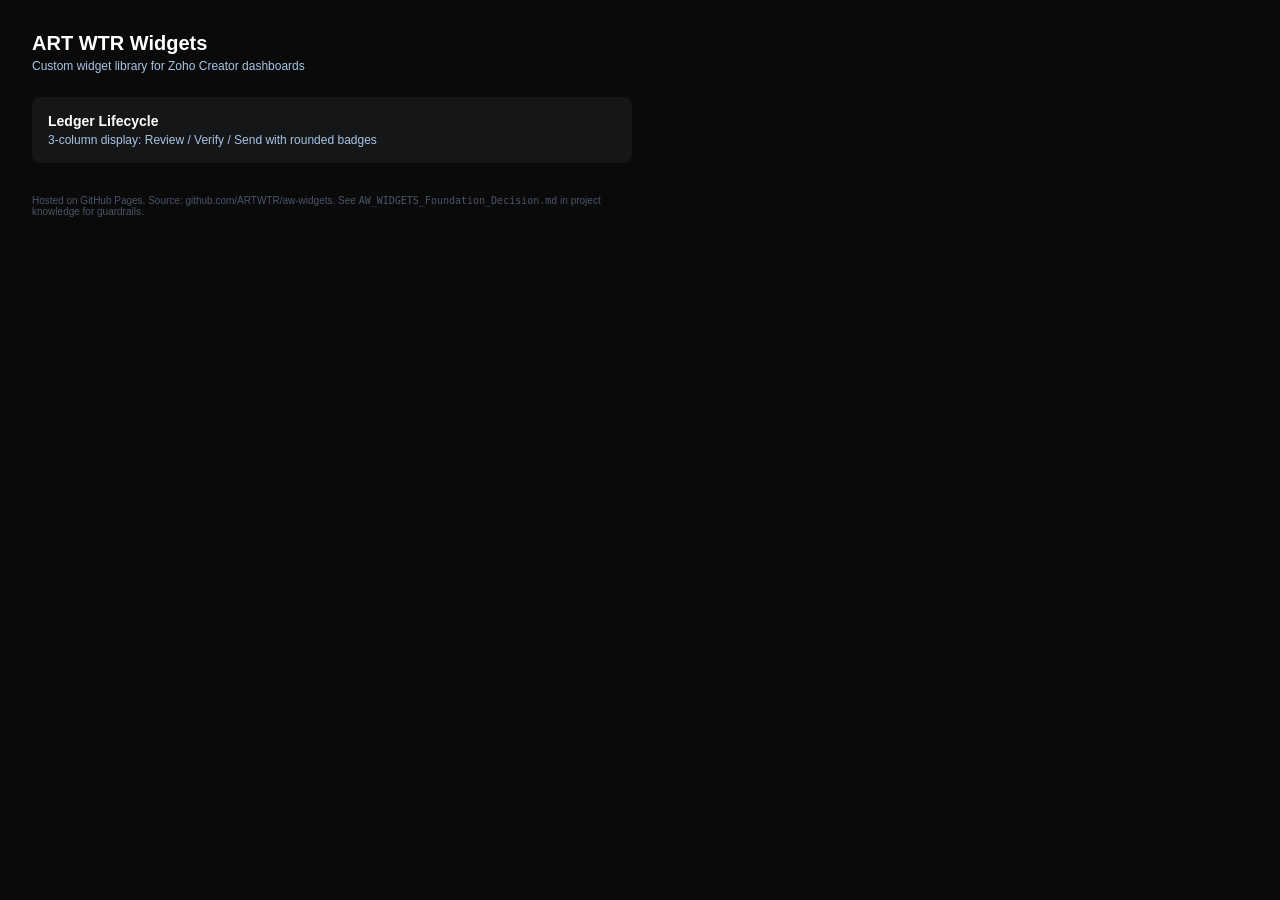
<file: index.html>
<!DOCTYPE html>
<html lang="en">
<head>
  <meta charset="UTF-8">
  <meta name="viewport" content="width=device-width, initial-scale=1.0">
  <title>ART WTR Widgets</title>
  <style>
    * { margin: 0; padding: 0; box-sizing: border-box; }
    body {
      font-family: -apple-system, BlinkMacSystemFont, "Segoe UI", Roboto, sans-serif;
      background: #0a0a0b;
      color: #FFFFFF;
      padding: 32px;
      min-height: 100vh;
    }
    h1 { font-size: 20px; margin-bottom: 4px; }
    .subtitle { font-size: 12px; color: #A8C5E5; margin-bottom: 24px; }
    .widget-list {
      display: flex;
      flex-direction: column;
      gap: 12px;
      max-width: 600px;
    }
    .widget-card {
      background: #141618;
      border-radius: 8px;
      padding: 16px;
      text-decoration: none;
      color: inherit;
      transition: background 0.15s ease;
    }
    .widget-card:hover { background: #1c2024; }
    .widget-name { font-size: 14px; font-weight: 600; margin-bottom: 4px; }
    .widget-desc { font-size: 12px; color: #A8C5E5; }
    .footer {
      margin-top: 32px;
      font-size: 10px;
      color: #4a5566;
      max-width: 600px;
    }
  </style>
</head>
<body>
  <h1>ART WTR Widgets</h1>
  <div class="subtitle">Custom widget library for Zoho Creator dashboards</div>

  <div class="widget-list">
    <a class="widget-card" href="./ledger-lifecycle.html">
      <div class="widget-name">Ledger Lifecycle</div>
      <div class="widget-desc">3-column display: Review / Verify / Send with rounded badges</div>
    </a>
  </div>

  <div class="footer">
    Hosted on GitHub Pages. Source: github.com/ARTWTR/aw-widgets. See <code>AW_WIDGETS_Foundation_Decision.md</code> in project knowledge for guardrails.
  </div>
</body>
</html>
</file>
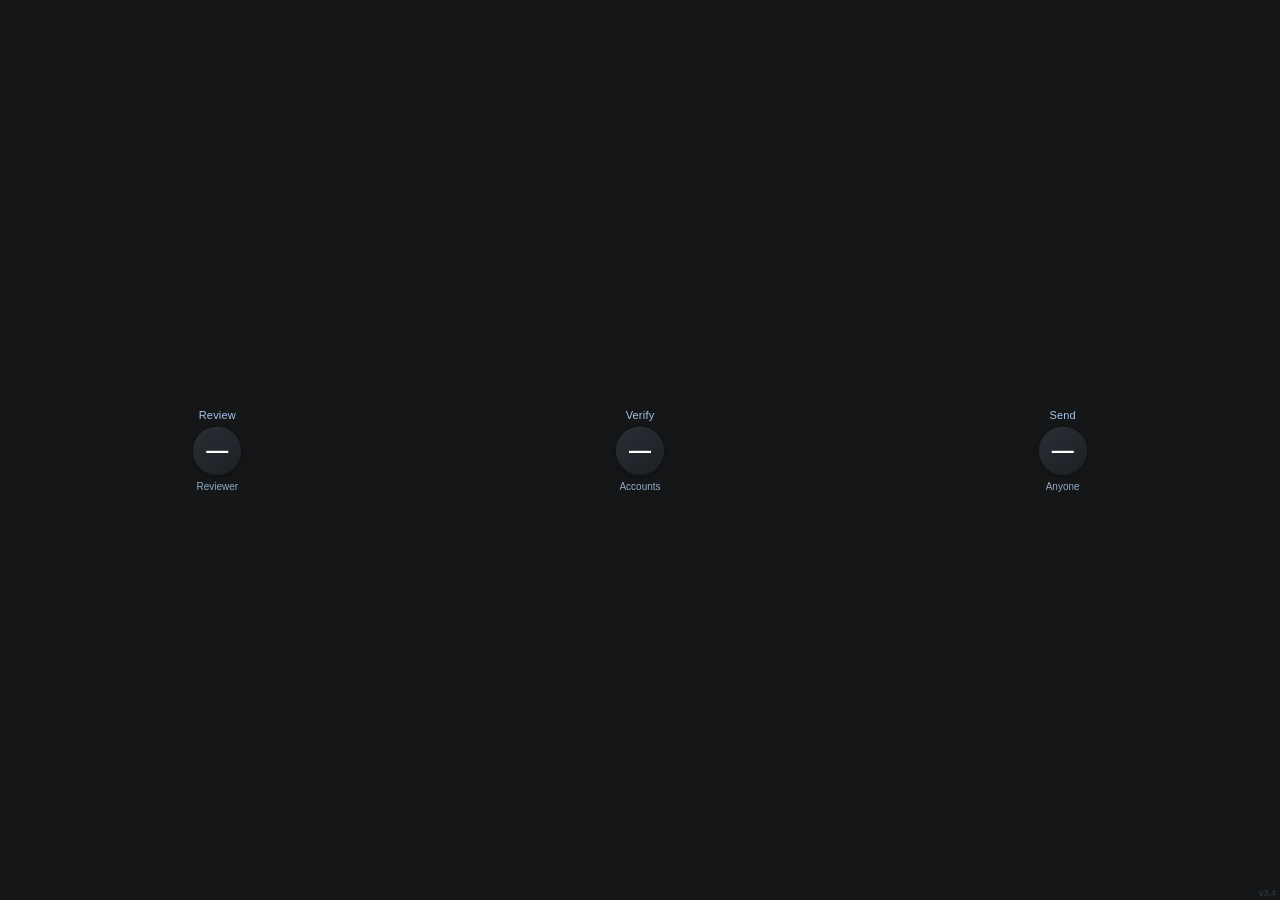
<file: ledger-lifecycle.html>
<!DOCTYPE html>
<html lang="en">
<head>
  <meta charset="UTF-8">
  <meta name="viewport" content="width=device-width, initial-scale=1.0">
  <title>Ledger Lifecycle</title>

  <link rel="stylesheet" href="./assets/design-tokens-v1.css">
  <link rel="stylesheet" href="./assets/components-v1.css">
  <script src="https://js.zohostatic.com/creator/widgets/version/2.0/widgetsdk-min.js"></script>
  <script src="./assets/base-widget-v1.js"></script>
</head>
<body>
  <div class="tile">
    <div class="grid-3">
      <div class="col" id="col-review" data-report="to_review">
        <div class="label">Review</div>
        <div class="badge" id="badge-review"><div class="number" id="count-review">—</div></div>
        <div class="sublabel">Reviewer</div>
      </div>

      <div class="col" id="col-verify" data-report="Ledgers_To_Approve">
        <div class="label">Verify</div>
        <div class="badge" id="badge-verify"><div class="number" id="count-verify">—</div></div>
        <div class="sublabel">Accounts</div>
      </div>

      <div class="col" id="col-send" data-report="Ledgers_To_Send">
        <div class="label">Send</div>
        <div class="badge" id="badge-send"><div class="number" id="count-send">—</div></div>
        <div class="sublabel">Anyone</div>
      </div>
    </div>
    <div class="version-marker">v3.4</div>
    <div class="debug-overlay"></div>
  </div>

  <script>
    (function() {
      'use strict';

      AWW.init({ appName: 'aw-operations' });

      var REPORTS = [
        { name: 'to_review', countId: 'count-review', badgeId: 'badge-review', colId: 'col-review' },
        { name: 'Ledgers_To_Approve', countId: 'count-verify', badgeId: 'badge-verify', colId: 'col-verify' },
        { name: 'Ledgers_To_Send', countId: 'count-send', badgeId: 'badge-send', colId: 'col-send' }
      ];

      function updateCount(report, count) {
        var el = document.getElementById(report.countId);
        var badge = document.getElementById(report.badgeId);
        if (el) el.textContent = (count === null ? '—' : count);
        if (badge) {
          if (count && parseInt(count, 10) > 0) {
            badge.classList.add('badge--has-items');
          } else {
            badge.classList.remove('badge--has-items');
          }
        }
      }

      function refreshAll() {
        var tasks = REPORTS.map(function(report) {
          return function() {
            return AWW.fetchCount(report.name).then(function(count) {
              updateCount(report, count);
            });
          };
        });
        return AWW.runSequential(tasks);
      }

      function navigateToReport(reportName) {
        AWW.debug('NAVIGATE: ' + reportName, 'success');
        AWW.navigateToReport(reportName);
      }

      function attachTapHandlers() {
        REPORTS.forEach(function(report) {
          var badge = document.getElementById(report.badgeId);
          if (!badge) {
            AWW.debug('Tap handler: badge not found ' + report.badgeId, 'error');
            return;
          }
          AWW.debug('Tap handler attached: ' + report.badgeId, 'info');

          // Scroll-detection: track finger movement between touchstart and touchend
          // If finger moved more than threshold pixels, treat as scroll, ignore tap
          var SCROLL_THRESHOLD = 10; // pixels
          var startX = 0;
          var startY = 0;
          var moved = false;

          badge.addEventListener('touchstart', function(e) {
            if (e.touches && e.touches[0]) {
              startX = e.touches[0].clientX;
              startY = e.touches[0].clientY;
              moved = false;
            }
          }, { passive: true });

          badge.addEventListener('touchmove', function(e) {
            if (e.touches && e.touches[0]) {
              var dx = Math.abs(e.touches[0].clientX - startX);
              var dy = Math.abs(e.touches[0].clientY - startY);
              if (dx > SCROLL_THRESHOLD || dy > SCROLL_THRESHOLD) {
                moved = true; // user is scrolling, not tapping
              }
            }
          }, { passive: true });

          // Use both pointerup AND click — covers all mobile browser quirks
          var fired = false;
          function onTap(e) {
            // Skip if this was a scroll, not a tap
            if (moved) {
              AWW.debug('Tap suppressed (scroll detected) on ' + report.badgeId, 'info');
              return;
            }
            if (fired) return;
            fired = true;
            setTimeout(function() { fired = false; }, 300);
            navigateToReport(report.name);
          }
          badge.addEventListener('pointerup', onTap);
          badge.addEventListener('click', onTap);
        });
      }

      function init() {
        attachTapHandlers();
        refreshAll();
        setInterval(refreshAll, 60000);
      }

      if (document.readyState === 'loading') {
        document.addEventListener('DOMContentLoaded', init);
      } else {
        init();
      }
    })();
  </script>
</body>
</html>
</file>
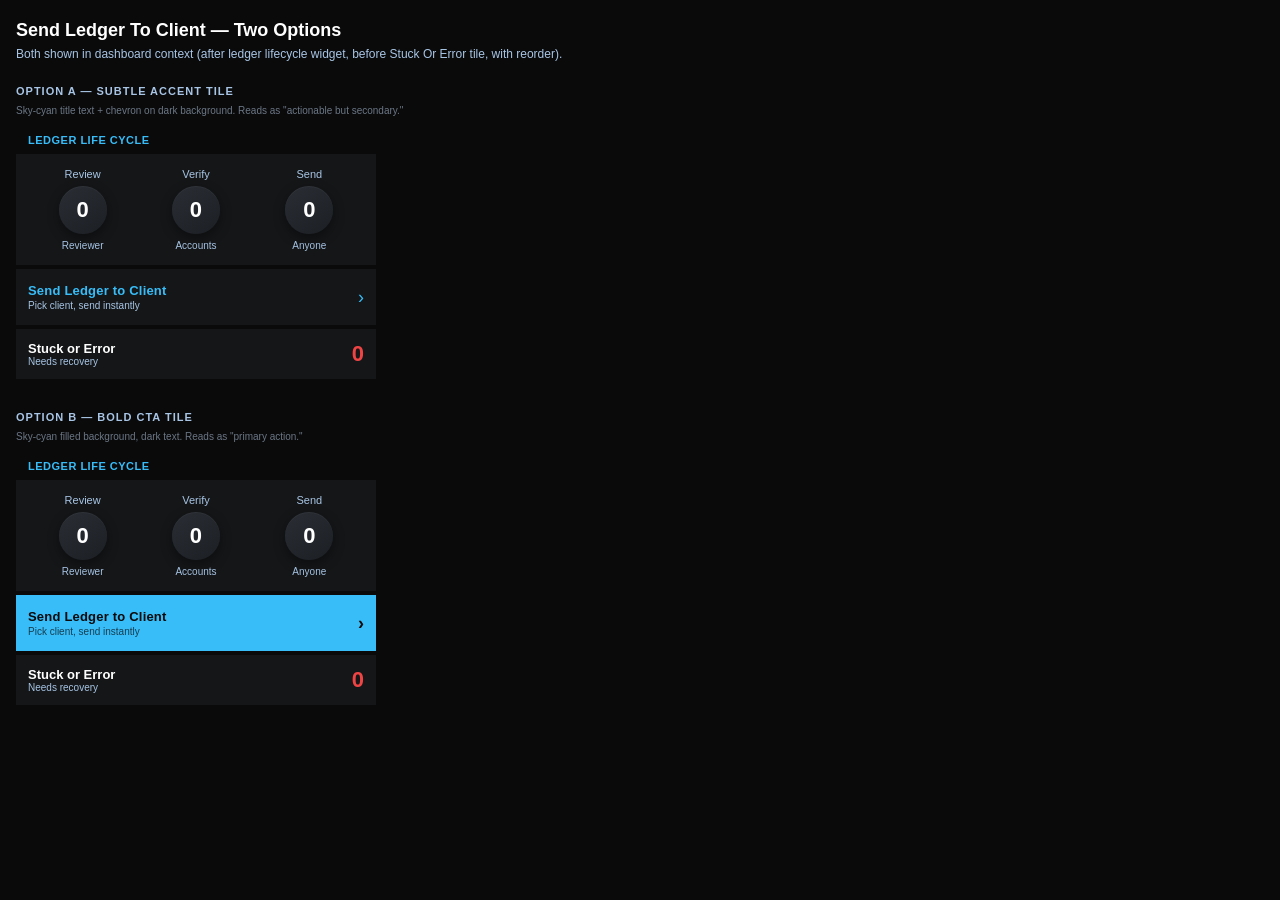
<file: send-ledger-mockup.html>
<!DOCTYPE html>
<html lang="en">
<head>
  <meta charset="UTF-8">
  <meta name="viewport" content="width=device-width, initial-scale=1.0">
  <title>Send Ledger Tile — Styling Options</title>
  <link rel="stylesheet" href="./assets/design-tokens-v1.css">
  <link rel="stylesheet" href="./assets/components-v1.css">
  <style>
    body {
      overflow: auto !important;
      padding: 20px 16px;
      background: var(--bg-base);
      min-height: 100vh;
    }
    .mockup-section {
      margin-bottom: 32px;
    }
    .mockup-title {
      font-size: 11px;
      color: var(--text-secondary);
      letter-spacing: 1px;
      text-transform: uppercase;
      margin-bottom: 8px;
      font-weight: 700;
    }
    .mockup-subtitle {
      font-size: 10px;
      color: var(--text-tertiary);
      margin-bottom: 12px;
    }
    .phone-frame {
      width: 360px;
      max-width: 100%;
      background: #0a0a0b;
    }

    /* ---- LEDGER LIFE CYCLE section header (matches your existing) ---- */
    .section-hdr-blue {
      background: #0a0a0b;
      padding: 6px 12px 4px;
      color: #38BDF8;
      font-weight: 700;
      font-size: 11px;
      letter-spacing: 0.5px;
    }

    /* ---- Ledger lifecycle widget proxy (just for context) ---- */
    .ll-proxy {
      background: #141618;
      padding: 14px 10px;
      display: flex;
      justify-content: space-around;
      margin-top: 4px;
    }
    .ll-col { text-align: center; }
    .ll-col .lbl { font-size: 11px; color: #A8C5E5; }
    .ll-col .badge {
      width: 48px; height: 48px; border-radius: 50%;
      background: linear-gradient(145deg, #2a2e34, #1c1f24);
      display: flex; align-items: center; justify-content: center;
      box-shadow: 0 1px 0 rgba(255,255,255,0.04) inset, 0 4px 12px rgba(0,0,0,0.4);
      margin: 6px auto;
    }
    .ll-col .num { font-size: 22px; font-weight: 700; color: #FFF; }
    .ll-col .sub { font-size: 10px; color: #A8C5E5; }

    /* ---- Stuck Or Error tile (restyled to match dashboard) ---- */
    .tile-stuck {
      background: #141618;
      padding: 12px;
      margin-top: 4px;
      display: flex;
      align-items: center;
    }
    .tile-stuck__left { flex: 0 0 75%; padding-right: 6px; }
    .tile-stuck__title { font-size: 13px; font-weight: 700; color: #FFFFFF; }
    .tile-stuck__sub { font-size: 10px; color: #A8C5E5; }
    .tile-stuck__count {
      flex: 1; text-align: right;
      font-size: 22px; font-weight: 700;
      color: #ef4444;
    }

    /* ============================================ */
    /* OPTION A: Subtle dark tile, sky-cyan accent */
    /* ============================================ */
    .send-A {
      background: #141618;
      padding: 14px 12px;
      margin-top: 4px;
      display: flex;
      align-items: center;
      justify-content: space-between;
      cursor: pointer;
    }
    .send-A__left { display: flex; align-items: center; gap: 10px; }
    .send-A__title {
      font-size: 13px;
      font-weight: 700;
      color: #38BDF8;
      letter-spacing: 0.2px;
    }
    .send-A__sub {
      font-size: 10px;
      color: #A8C5E5;
      margin-top: 2px;
    }
    .send-A__chevron {
      font-size: 18px;
      color: #38BDF8;
      font-weight: 400;
    }

    /* ============================================ */
    /* OPTION B: Bold sky-cyan filled CTA */
    /* ============================================ */
    .send-B {
      background: #38BDF8;
      padding: 14px 12px;
      margin-top: 4px;
      display: flex;
      align-items: center;
      justify-content: space-between;
      cursor: pointer;
    }
    .send-B__title {
      font-size: 13px;
      font-weight: 700;
      color: #0a0a0b;
      letter-spacing: 0.2px;
    }
    .send-B__sub {
      font-size: 10px;
      color: #0a0a0b;
      opacity: 0.7;
      margin-top: 2px;
    }
    .send-B__chevron {
      font-size: 18px;
      color: #0a0a0b;
      font-weight: 700;
    }

    .label-bar {
      font-size: 10px;
      color: var(--text-tertiary);
      margin-bottom: 6px;
      font-family: monospace;
    }
  </style>
</head>
<body>

  <h1 style="font-size: 18px; color: white; margin-bottom: 6px;">Send Ledger To Client — Two Options</h1>
  <p style="color: #A8C5E5; font-size: 12px; margin-bottom: 24px;">
    Both shown in dashboard context (after ledger lifecycle widget, before Stuck Or Error tile, with reorder).
  </p>

  <!-- OPTION A -->
  <div class="mockup-section">
    <div class="mockup-title">Option A — Subtle accent tile</div>
    <div class="mockup-subtitle">Sky-cyan title text + chevron on dark background. Reads as "actionable but secondary."</div>
    <div class="phone-frame">
      <div class="section-hdr-blue">LEDGER LIFE CYCLE</div>
      <div class="ll-proxy">
        <div class="ll-col"><div class="lbl">Review</div><div class="badge"><div class="num">0</div></div><div class="sub">Reviewer</div></div>
        <div class="ll-col"><div class="lbl">Verify</div><div class="badge"><div class="num">0</div></div><div class="sub">Accounts</div></div>
        <div class="ll-col"><div class="lbl">Send</div><div class="badge"><div class="num">0</div></div><div class="sub">Anyone</div></div>
      </div>
      <div class="send-A">
        <div class="send-A__left">
          <div>
            <div class="send-A__title">Send Ledger to Client</div>
            <div class="send-A__sub">Pick client, send instantly</div>
          </div>
        </div>
        <div class="send-A__chevron">›</div>
      </div>
      <div class="tile-stuck">
        <div class="tile-stuck__left">
          <div class="tile-stuck__title">Stuck or Error</div>
          <div class="tile-stuck__sub">Needs recovery</div>
        </div>
        <div class="tile-stuck__count">0</div>
      </div>
    </div>
  </div>

  <!-- OPTION B -->
  <div class="mockup-section">
    <div class="mockup-title">Option B — Bold CTA tile</div>
    <div class="mockup-subtitle">Sky-cyan filled background, dark text. Reads as "primary action."</div>
    <div class="phone-frame">
      <div class="section-hdr-blue">LEDGER LIFE CYCLE</div>
      <div class="ll-proxy">
        <div class="ll-col"><div class="lbl">Review</div><div class="badge"><div class="num">0</div></div><div class="sub">Reviewer</div></div>
        <div class="ll-col"><div class="lbl">Verify</div><div class="badge"><div class="num">0</div></div><div class="sub">Accounts</div></div>
        <div class="ll-col"><div class="lbl">Send</div><div class="badge"><div class="num">0</div></div><div class="sub">Anyone</div></div>
      </div>
      <div class="send-B">
        <div>
          <div class="send-B__title">Send Ledger to Client</div>
          <div class="send-B__sub">Pick client, send instantly</div>
        </div>
        <div class="send-B__chevron">›</div>
      </div>
      <div class="tile-stuck">
        <div class="tile-stuck__left">
          <div class="tile-stuck__title">Stuck or Error</div>
          <div class="tile-stuck__sub">Needs recovery</div>
        </div>
        <div class="tile-stuck__count">0</div>
      </div>
    </div>
  </div>

</body>
</html>
</file>
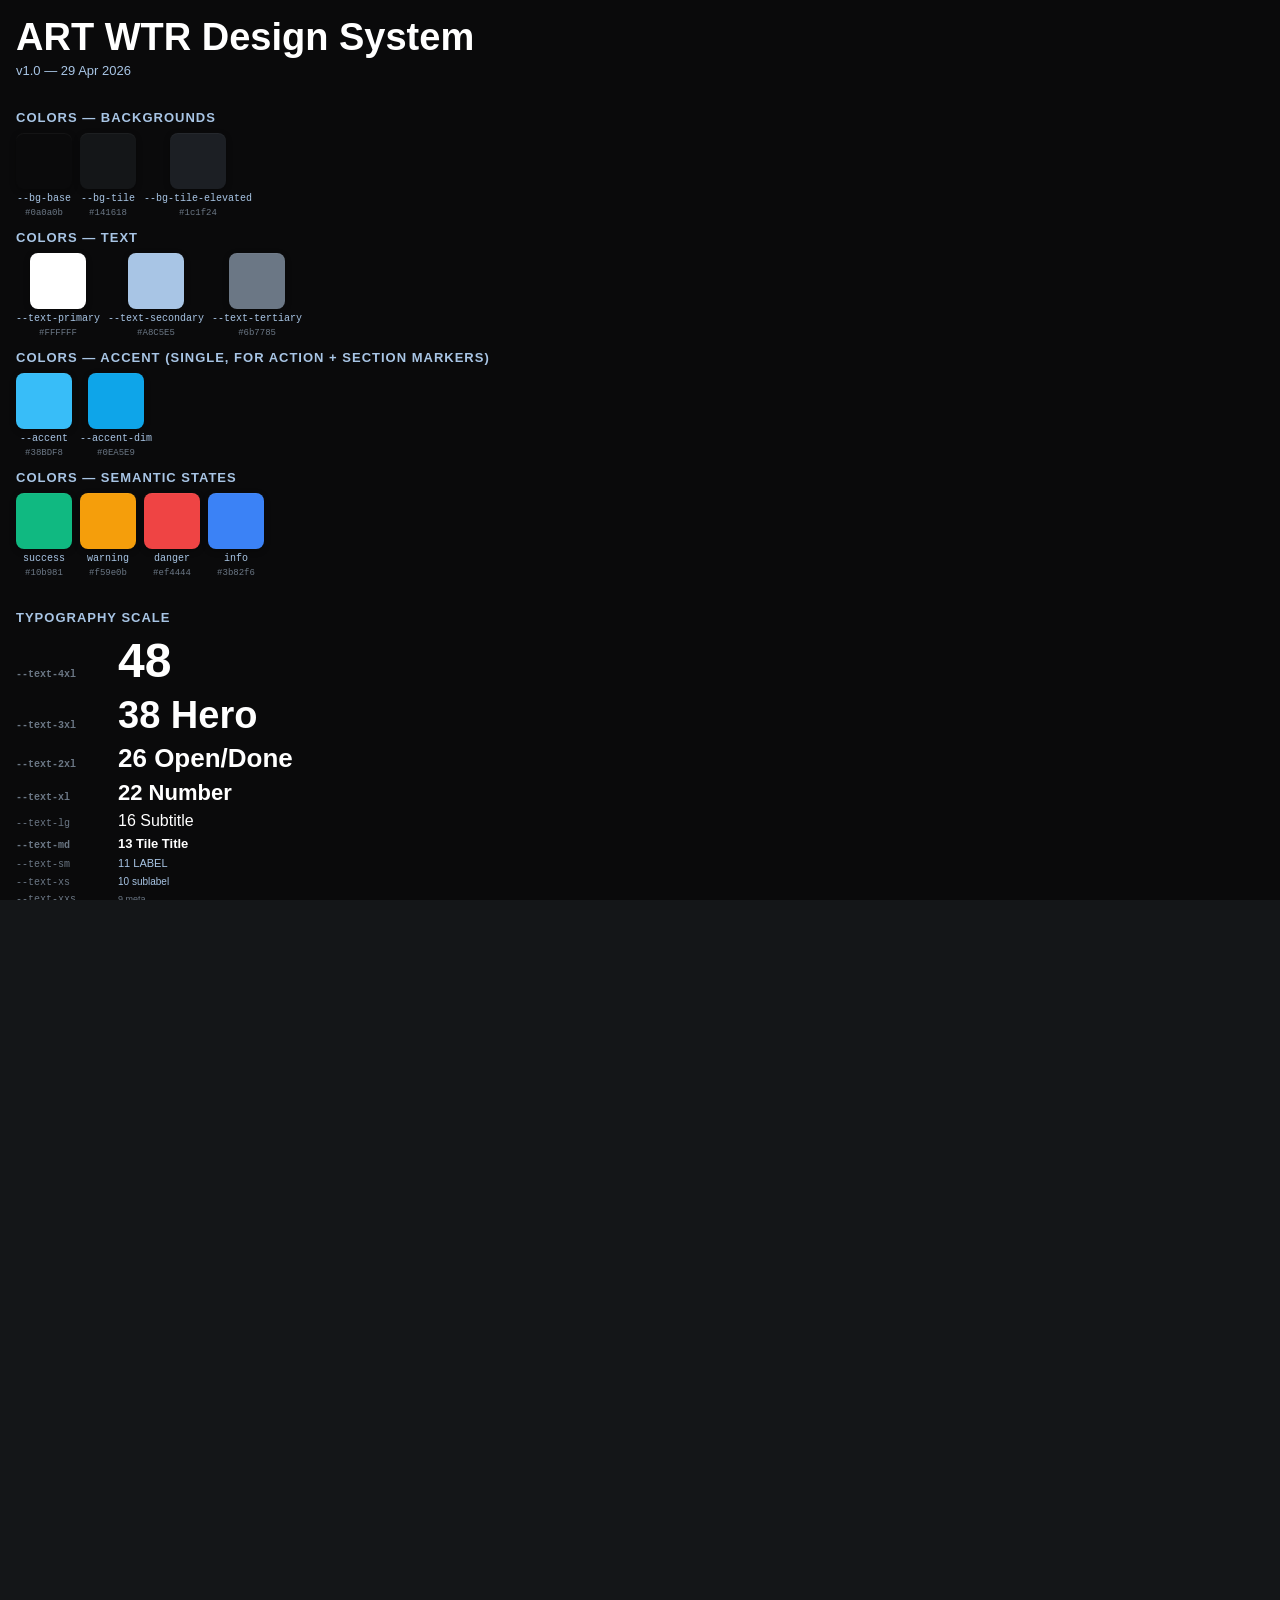
<file: showcase.html>
<!DOCTYPE html>
<html lang="en">
<head>
  <meta charset="UTF-8">
  <meta name="viewport" content="width=device-width, initial-scale=1.0">
  <title>ART WTR Design System Showcase</title>
  <link rel="stylesheet" href="./assets/design-tokens-v1.css">
  <link rel="stylesheet" href="./assets/components-v1.css">

  <style>
    /* Showcase-specific layout (not part of the design system) */
    body {
      overflow: auto !important;
      padding: var(--space-6);
      min-height: 100vh;
      background: var(--bg-base);
    }

    .showcase-section {
      margin-bottom: var(--space-8);
    }

    .showcase-section__title {
      font-size: var(--text-md);
      color: var(--text-secondary);
      letter-spacing: 1px;
      text-transform: uppercase;
      margin-bottom: var(--space-4);
      font-weight: var(--weight-bold);
    }

    .showcase-row {
      display: flex;
      gap: var(--space-4);
      flex-wrap: wrap;
      align-items: center;
      margin-bottom: var(--space-5);
    }

    .showcase-tile-wrap {
      width: 100%;
      max-width: 380px;
      border-radius: var(--radius-md);
      overflow: hidden;
    }

    .swatch {
      display: flex;
      flex-direction: column;
      align-items: center;
      gap: var(--space-2);
    }

    .swatch__chip {
      width: 56px;
      height: 56px;
      border-radius: var(--radius-md);
      box-shadow: var(--shadow-sm);
    }

    .swatch__label {
      font-size: var(--text-xs);
      color: var(--text-secondary);
      font-family: var(--font-mono);
    }

    .swatch__hex {
      font-size: var(--text-xxs);
      color: var(--text-tertiary);
      font-family: var(--font-mono);
    }

    .type-sample {
      color: var(--text-primary);
      margin-bottom: var(--space-3);
      display: flex;
      align-items: baseline;
      gap: var(--space-5);
    }

    .type-sample__token {
      font-family: var(--font-mono);
      font-size: var(--text-xs);
      color: var(--text-tertiary);
      width: 90px;
      flex-shrink: 0;
    }
  </style>
</head>
<body>

  <h1 style="font-size: var(--text-3xl); margin-bottom: var(--space-2);">ART WTR Design System</h1>
  <p style="color: var(--text-secondary); font-size: var(--text-md); margin-bottom: var(--space-8);">v1.0 — 29 Apr 2026</p>

  <!-- COLORS -->
  <section class="showcase-section">
    <h2 class="showcase-section__title">Colors — Backgrounds</h2>
    <div class="showcase-row">
      <div class="swatch"><div class="swatch__chip" style="background: var(--bg-base)"></div><span class="swatch__label">--bg-base</span><span class="swatch__hex">#0a0a0b</span></div>
      <div class="swatch"><div class="swatch__chip" style="background: var(--bg-tile)"></div><span class="swatch__label">--bg-tile</span><span class="swatch__hex">#141618</span></div>
      <div class="swatch"><div class="swatch__chip" style="background: var(--bg-tile-elevated)"></div><span class="swatch__label">--bg-tile-elevated</span><span class="swatch__hex">#1c1f24</span></div>
    </div>

    <h2 class="showcase-section__title">Colors — Text</h2>
    <div class="showcase-row">
      <div class="swatch"><div class="swatch__chip" style="background: var(--text-primary)"></div><span class="swatch__label">--text-primary</span><span class="swatch__hex">#FFFFFF</span></div>
      <div class="swatch"><div class="swatch__chip" style="background: var(--text-secondary)"></div><span class="swatch__label">--text-secondary</span><span class="swatch__hex">#A8C5E5</span></div>
      <div class="swatch"><div class="swatch__chip" style="background: var(--text-tertiary)"></div><span class="swatch__label">--text-tertiary</span><span class="swatch__hex">#6b7785</span></div>
    </div>

    <h2 class="showcase-section__title">Colors — Accent (single, for action + section markers)</h2>
    <div class="showcase-row">
      <div class="swatch"><div class="swatch__chip" style="background: var(--accent)"></div><span class="swatch__label">--accent</span><span class="swatch__hex">#38BDF8</span></div>
      <div class="swatch"><div class="swatch__chip" style="background: var(--accent-dim)"></div><span class="swatch__label">--accent-dim</span><span class="swatch__hex">#0EA5E9</span></div>
    </div>

    <h2 class="showcase-section__title">Colors — Semantic States</h2>
    <div class="showcase-row">
      <div class="swatch"><div class="swatch__chip" style="background: var(--state-success)"></div><span class="swatch__label">success</span><span class="swatch__hex">#10b981</span></div>
      <div class="swatch"><div class="swatch__chip" style="background: var(--state-warning)"></div><span class="swatch__label">warning</span><span class="swatch__hex">#f59e0b</span></div>
      <div class="swatch"><div class="swatch__chip" style="background: var(--state-danger)"></div><span class="swatch__label">danger</span><span class="swatch__hex">#ef4444</span></div>
      <div class="swatch"><div class="swatch__chip" style="background: var(--state-info)"></div><span class="swatch__label">info</span><span class="swatch__hex">#3b82f6</span></div>
    </div>
  </section>

  <!-- TYPOGRAPHY -->
  <section class="showcase-section">
    <h2 class="showcase-section__title">Typography Scale</h2>
    <div class="type-sample" style="font-size: var(--text-4xl); font-weight: 700;"><span class="type-sample__token">--text-4xl</span>48</div>
    <div class="type-sample" style="font-size: var(--text-3xl); font-weight: 700;"><span class="type-sample__token">--text-3xl</span>38 Hero</div>
    <div class="type-sample" style="font-size: var(--text-2xl); font-weight: 700;"><span class="type-sample__token">--text-2xl</span>26 Open/Done</div>
    <div class="type-sample" style="font-size: var(--text-xl); font-weight: 700;"><span class="type-sample__token">--text-xl</span>22 Number</div>
    <div class="type-sample" style="font-size: var(--text-lg);"><span class="type-sample__token">--text-lg</span>16 Subtitle</div>
    <div class="type-sample" style="font-size: var(--text-md); font-weight: 700;"><span class="type-sample__token">--text-md</span>13 Tile Title</div>
    <div class="type-sample" style="font-size: var(--text-sm); color: var(--text-secondary);"><span class="type-sample__token">--text-sm</span>11 LABEL</div>
    <div class="type-sample" style="font-size: var(--text-xs); color: var(--text-secondary);"><span class="type-sample__token">--text-xs</span>10 sublabel</div>
    <div class="type-sample" style="font-size: var(--text-xxs); color: var(--text-tertiary);"><span class="type-sample__token">--text-xxs</span>9 meta</div>
  </section>

  <!-- TILE: 3-column with badges (current ledger pattern) -->
  <section class="showcase-section">
    <h2 class="showcase-section__title">Component — 3-Column Ledger Tile</h2>
    <div class="showcase-tile-wrap">
      <div class="tile" style="min-height: auto; padding: var(--space-5) var(--space-4);">
        <div class="grid-3">
          <div class="col">
            <div class="label">Review</div>
            <div class="badge"><div class="number">5</div></div>
            <div class="sublabel">Reviewer</div>
          </div>
          <div class="col">
            <div class="label">Verify</div>
            <div class="badge"><div class="number">2</div></div>
            <div class="sublabel">Accounts</div>
          </div>
          <div class="col">
            <div class="label">Send</div>
            <div class="badge"><div class="number">1</div></div>
            <div class="sublabel">Anyone</div>
          </div>
        </div>
      </div>
    </div>
  </section>

  <!-- BADGE STATES -->
  <section class="showcase-section">
    <h2 class="showcase-section__title">Component — Badge States</h2>
    <div class="showcase-row">
      <div class="col">
        <div class="badge"><div class="number">0</div></div>
        <div class="sublabel">Default</div>
      </div>
      <div class="col">
        <div class="badge badge--has-items"><div class="number">3</div></div>
        <div class="sublabel">Has items (teal ring)</div>
      </div>
      <div class="col">
        <div class="badge badge--stale"><div class="number">5</div></div>
        <div class="sublabel">Stale &gt;24h (amber)</div>
      </div>
      <div class="col">
        <div class="badge badge--urgent"><div class="number">8</div></div>
        <div class="sublabel">Urgent (red)</div>
      </div>
    </div>
  </section>

  <!-- BUTTONS -->
  <section class="showcase-section">
    <h2 class="showcase-section__title">Component — Buttons</h2>
    <div class="showcase-row">
      <button class="btn btn--primary">Send Now</button>
      <button class="btn btn--secondary">Cancel</button>
      <button class="btn btn--danger">Delete</button>
      <button class="btn btn--ghost">Skip</button>
    </div>
  </section>

  <!-- INPUT -->
  <section class="showcase-section">
    <h2 class="showcase-section__title">Component — Input</h2>
    <div class="showcase-tile-wrap">
      <input class="input" placeholder="Enter vehicle number..." />
    </div>
  </section>

  <!-- LIST ITEM -->
  <section class="showcase-section">
    <h2 class="showcase-section__title">Component — List Item (used inside drawer)</h2>
    <div class="showcase-tile-wrap" style="background: var(--bg-tile-elevated); padding: var(--space-4); border-radius: var(--radius-md);">
      <div class="list-item">
        <div class="list-item__title">ABC Restaurant</div>
        <div class="list-item__meta">2h ago</div>
        <div class="list-item__chevron">›</div>
      </div>
      <div class="list-item">
        <div class="list-item__title">XYZ Cafe</div>
        <div class="list-item__meta">5h ago</div>
        <div class="list-item__chevron">›</div>
      </div>
      <div class="list-item">
        <div class="list-item__title">QRS Hotel</div>
        <div class="list-item__meta">1d ago</div>
        <div class="list-item__chevron">›</div>
      </div>
    </div>
  </section>

  <!-- SECTION HEADER -->
  <section class="showcase-section">
    <h2 class="showcase-section__title">Component — Section Headers (with optional accent stripe)</h2>
    <div class="showcase-tile-wrap" style="margin-bottom: var(--space-4);">
      <div class="section-header">ORDER (default, no stripe)</div>
    </div>
    <div class="showcase-tile-wrap" style="margin-bottom: var(--space-4);">
      <div class="section-header section-header--accent">ORDER (with accent stripe)</div>
    </div>
    <div class="showcase-tile-wrap" style="margin-bottom: var(--space-4);">
      <div class="section-header section-header--accent">ORDER ACTION</div>
    </div>
    <div class="showcase-tile-wrap">
      <div class="section-header section-header--accent">LEDGER LIFE CYCLE</div>
    </div>
  </section>

</body>
</html>
</file>
<file: assets/design-tokens-v1.css>
/* =============================================================================
   ART WTR Design Tokens — v1.0
   Last updated: 29 April 2026
   Source of truth: AW_WIDGETS_Foundation_Decision.md
   =============================================================================
   Every widget in aw-widgets imports this file. Changing a token here updates
   every widget. Versioned as -v1.css for stability — when v2 ships, individual
   widgets can pin to whichever version they were tested against.
   ============================================================================= */

:root {
  /* ===== COLORS — Background layers (4 levels, dark-first) ===== */
  --bg-base: #0a0a0b;           /* Page/section header background — darkest */
  --bg-tile: #141618;            /* Primary tile background — current ZML color */
  --bg-tile-elevated: #1c1f24;   /* Slightly raised tile (interactive cards, drawer) */
  --bg-overlay: rgba(0, 0, 0, 0.7); /* Modal/drawer scrim */

  /* Badge gradient — current ledger circles */
  --bg-badge-from: #2a2e34;
  --bg-badge-to: #1c1f24;

  /* ===== COLORS — Text layers (3 levels) ===== */
  --text-primary: #FFFFFF;       /* Main numbers, titles */
  --text-secondary: #A8C5E5;     /* Labels, subtitles — cool muted blue */
  --text-tertiary: #6b7785;      /* Meta info, timestamps, low priority */

  /* ===== COLORS — Single accent (for action/interactivity + section markers) ===== */
  --accent: #38BDF8;             /* Sky cyan — vivid, water/sky resonance (ART WTR brand) */
  --accent-dim: #0EA5E9;         /* Slightly darker for hover/press states */
  --accent-glow: rgba(56, 189, 248, 0.18); /* Subtle background tint for active states */

  /* ===== COLORS — Semantic states (4, used sparingly) ===== */
  --state-success: #10b981;      /* Done, completed, healthy */
  --state-warning: #f59e0b;      /* Needs attention, pending too long */
  --state-danger: #ef4444;       /* Error, blocked, overdue */
  --state-info: #3b82f6;         /* Neutral info, in-progress */

  /* ===== TYPOGRAPHY — Sizes ===== */
  --text-xxs: 9px;               /* Meta info, version markers */
  --text-xs: 10px;               /* Sublabels under badges */
  --text-sm: 11px;               /* Labels above numbers, section headers */
  --text-md: 13px;               /* Tile titles */
  --text-lg: 16px;               /* Hero subtitles */
  --text-xl: 22px;               /* Tile numbers */
  --text-2xl: 26px;              /* Open/Done numbers */
  --text-3xl: 38px;              /* Today number (hero) */
  --text-4xl: 48px;              /* Single-stat hero displays */

  /* ===== TYPOGRAPHY — Weights (only 2) ===== */
  --weight-regular: 400;
  --weight-bold: 700;

  /* ===== TYPOGRAPHY — Font stack ===== */
  --font-sans: -apple-system, BlinkMacSystemFont, "Segoe UI", Roboto, "Helvetica Neue", Arial, sans-serif;
  --font-mono: ui-monospace, SFMono-Regular, "SF Mono", Consolas, monospace;

  /* ===== SPACING (8-step scale) ===== */
  --space-1: 2px;                /* Tight inline */
  --space-2: 4px;                /* Inside small components */
  --space-3: 6px;                /* Default tight spacing */
  --space-4: 8px;                /* Default spacing */
  --space-5: 12px;               /* Tile internal padding (current standard) */
  --space-6: 16px;               /* Larger tile padding */
  --space-7: 24px;               /* Section breaks */
  --space-8: 32px;               /* Major separators */

  /* ===== SHADOWS (only 2) ===== */
  --shadow-sm: 0 1px 0 rgba(255,255,255,0.04) inset, 0 2px 6px rgba(0,0,0,0.3);
  --shadow-md: 0 1px 0 rgba(255,255,255,0.06) inset, 0 4px 12px rgba(0,0,0,0.4);
  --shadow-drawer: 0 -8px 24px rgba(0,0,0,0.6); /* Drawer slides up — shadow on top */

  /* ===== BORDER RADIUS ===== */
  --radius-sm: 4px;              /* Small interactive elements */
  --radius-md: 8px;              /* Standard tiles */
  --radius-lg: 12px;             /* Larger cards */
  --radius-xl: 16px;             /* Drawer top corners */
  --radius-full: 999px;          /* Pills, circles */

  /* ===== ANIMATION (one feel for everything) ===== */
  --ease: cubic-bezier(0.2, 0.8, 0.2, 1);  /* Slight overshoot, alive but not bouncy */
  --duration-fast: 150ms;        /* Taps, color changes */
  --duration-normal: 300ms;      /* Slide-ins, expansions, drawer open/close */
  --duration-slow: 500ms;        /* Large reveals (rarely used) */

  /* ===== Z-INDEX (predictable layering) ===== */
  --z-tile: 1;
  --z-drawer-scrim: 100;
  --z-drawer: 101;
  --z-debug: 9999;
}

/* ===== RESET — applied universally ===== */
* {
  margin: 0;
  padding: 0;
  box-sizing: border-box;
}

/* ===== BASE BODY — every widget starts from here ===== */
html, body {
  background: var(--bg-tile);
  font-family: var(--font-sans);
  -webkit-font-smoothing: antialiased;
  -moz-osx-font-smoothing: grayscale;
  color: var(--text-primary);
  overflow: hidden;
  min-height: 100vh;
  height: 100%;
  width: 100%;
  /* Disable iOS tap highlight (we use our own) */
  -webkit-tap-highlight-color: transparent;
  /* Prevent text selection on tap (feels app-native) */
  -webkit-user-select: none;
  user-select: none;
}

/* Allow text selection inside drawer content (users may want to copy values) */
.drawer-content {
  -webkit-user-select: text;
  user-select: text;
}
</file>
<file: assets/components-v1.css>
/* =============================================================================
   ART WTR Components — v1.0
   Last updated: 29 April 2026
   Depends on: design-tokens-v1.css
   =============================================================================
   Reusable visual vocabulary. Every widget composes from these classes.
   ============================================================================= */

/* ===== TILE — the base container for any widget ===== */
.tile {
  background: var(--bg-tile);
  padding: var(--space-5) var(--space-4);
  width: 100%;
  min-height: 100vh;
  box-sizing: border-box;
  display: flex;
  align-items: center;
  position: relative;
}

.tile--compact {
  padding: var(--space-4) var(--space-3);
}

.tile--tappable {
  cursor: pointer;
  transition: background var(--duration-fast) var(--ease);
}

.tile--tappable:active {
  background: var(--bg-tile-elevated);
}

/* ===== GRID — 3-column layout for ledger/queue cards ===== */
.grid-3 {
  display: grid;
  grid-template-columns: 1fr 1fr 1fr;
  gap: var(--space-2);
  align-items: center;
  width: 100%;
}

.col {
  display: flex;
  flex-direction: column;
  align-items: center;
  gap: var(--space-3);
  /* Mobile tap optimization */
  -webkit-tap-highlight-color: transparent;
  /* Cursor stays as default — only the badge is tappable */
}

/* Badge is the actual tap target — explicit affordance */
.badge {
  cursor: pointer;
  touch-action: manipulation;
}

/* Visual feedback on badge tap (not the whole column) */
.badge:active {
  transform: scale(0.94);
  transition: transform var(--duration-fast) var(--ease);
}

/* ===== LABELS ===== */
.label {
  font-size: var(--text-sm);
  color: var(--text-secondary);
  letter-spacing: 0.2px;
  text-align: center;
}

.sublabel {
  font-size: var(--text-xs);
  color: var(--text-secondary);
  text-align: center;
  opacity: 0.85;
}

/* ===== BADGES (rounded count display) ===== */
.badge {
  width: 48px;
  height: 48px;
  border-radius: var(--radius-full);
  background: linear-gradient(145deg, var(--bg-badge-from), var(--bg-badge-to));
  display: flex;
  align-items: center;
  justify-content: center;
  box-shadow: var(--shadow-sm);
  position: relative;
  transition: transform var(--duration-fast) var(--ease);
}

/* Badge becomes "tap target" when its tile is interactive */
.tile--tappable .badge {
  cursor: pointer;
}

.tile--tappable .badge::after {
  /* Subtle accent ring on tappable badges — signals "this is interactive" */
  content: '';
  position: absolute;
  inset: -2px;
  border-radius: var(--radius-full);
  border: 1px solid transparent;
  transition: border-color var(--duration-fast) var(--ease);
  pointer-events: none;
}

.tile--tappable:hover .badge::after,
.tile--tappable:active .badge::after {
  border-color: var(--accent-glow);
}

/* Badge variants for state */
.badge--has-items {
  /* Subtle accent ring when there are items to act on */
  box-shadow: var(--shadow-sm), 0 0 0 1px var(--accent-glow);
}

.badge--stale {
  /* Items have been pending too long — gentle warning */
  box-shadow: var(--shadow-sm), 0 0 0 1px rgba(245, 158, 11, 0.3);
}

.badge--urgent {
  /* Items are overdue — clear signal */
  box-shadow: var(--shadow-sm), 0 0 0 1px var(--state-danger);
}

/* ===== NUMBERS (the count inside a badge or the hero number on a tile) ===== */
.number {
  font-size: var(--text-xl);
  font-weight: var(--weight-bold);
  color: var(--text-primary);
  line-height: 1;
}

.number--xl { font-size: var(--text-3xl); }
.number--lg { font-size: var(--text-2xl); }
.number--sm { font-size: var(--text-md); }

/* ===== BUTTONS (for inline actions) ===== */
.btn {
  font-family: var(--font-sans);
  font-size: var(--text-sm);
  font-weight: var(--weight-bold);
  padding: var(--space-3) var(--space-5);
  border-radius: var(--radius-md);
  border: none;
  cursor: pointer;
  transition: background var(--duration-fast) var(--ease);
  -webkit-tap-highlight-color: transparent;
}

.btn--primary {
  background: var(--accent);
  color: var(--bg-base);
}

.btn--primary:active {
  background: var(--accent-dim);
}

.btn--secondary {
  background: var(--bg-tile-elevated);
  color: var(--text-primary);
}

.btn--secondary:active {
  background: var(--bg-base);
}

.btn--danger {
  background: var(--state-danger);
  color: var(--text-primary);
}

.btn--ghost {
  background: transparent;
  color: var(--text-secondary);
}

.btn--full {
  width: 100%;
}

/* ===== INPUTS (for inline data entry) ===== */
.input {
  font-family: var(--font-sans);
  font-size: var(--text-md);
  padding: var(--space-3) var(--space-4);
  border-radius: var(--radius-md);
  background: var(--bg-tile);
  color: var(--text-primary);
  border: 1px solid var(--bg-tile-elevated);
  outline: none;
  width: 100%;
  -webkit-user-select: text;
  user-select: text;
  transition: border-color var(--duration-fast) var(--ease);
}

.input:focus {
  border-color: var(--accent);
}

.input::placeholder {
  color: var(--text-tertiary);
}

/* ===== LIST ITEM (for drawer record lists) ===== */
.list-item {
  display: flex;
  align-items: center;
  gap: var(--space-4);
  padding: var(--space-4) var(--space-5);
  background: var(--bg-tile);
  border-radius: var(--radius-md);
  margin-bottom: var(--space-2);
  cursor: pointer;
  transition: background var(--duration-fast) var(--ease);
}

.list-item:active {
  background: var(--bg-tile-elevated);
}

.list-item__title {
  font-size: var(--text-md);
  font-weight: var(--weight-bold);
  color: var(--text-primary);
  flex: 1;
  text-align: left;
}

.list-item__meta {
  font-size: var(--text-xs);
  color: var(--text-secondary);
}

.list-item__chevron {
  color: var(--text-tertiary);
  font-size: var(--text-md);
}

/* ===== DRAWER REMOVED in v3.2 =====
   Earlier versions had a slide-up drawer pattern. Removed because position:fixed
   inside Zoho's iframe escapes widget bounds (drawer rendered over Zoho chrome).
   Replaced with AWW.navigateToReport() in base-widget — taps now open Zoho's
   native report view, which is simpler and consistent with native UX.
   See AW_WIDGETS_Foundation_Decision.md Section 14 Quirk 9. */

/* ===== SECTION HEADER (matches existing ZML headers) ===== */
.section-header {
  background: var(--bg-base);
  padding: var(--space-1) var(--space-5);
  font-size: var(--text-sm);
  font-weight: var(--weight-bold);
  color: var(--text-primary);
  letter-spacing: 0.5px;
}

/* Section header with left accent stripe — for section separation */
.section-header--accent {
  position: relative;
  padding-left: calc(var(--space-5) + 8px);
}

.section-header--accent::before {
  content: '';
  position: absolute;
  left: 0;
  top: 0;
  bottom: 0;
  width: 4px;
  background: var(--accent);
}

/* ===== VERSION MARKER (always include in widgets) ===== */
.version-marker {
  position: absolute;
  bottom: 2px;
  right: 4px;
  font-size: var(--text-xxs);
  color: var(--text-tertiary);
  opacity: 0.4;
  pointer-events: none;
  z-index: var(--z-tile);
}

/* ===== DEBUG OVERLAY (always include — toggleable via double-tap) ===== */
.debug-overlay {
  position: absolute;
  inset: 0;
  background: rgba(0,0,0,0.92);
  color: #00ff88;
  font-family: var(--font-mono);
  font-size: var(--text-xs);
  padding: var(--space-3) var(--space-4);
  overflow: auto;
  display: none;
  z-index: var(--z-debug);
  -webkit-overflow-scrolling: touch;
  -webkit-user-select: text;
  user-select: text;
}

.debug-overlay.is-open {
  display: block;
}

.debug-line {
  margin-bottom: 2px;
  word-break: break-all;
}

.debug-line--error { color: #ff6688; }
.debug-line--success { color: #00ff88; }
.debug-line--warn { color: #ffaa44; }
.debug-line--info { color: #88ccff; }
</file>
